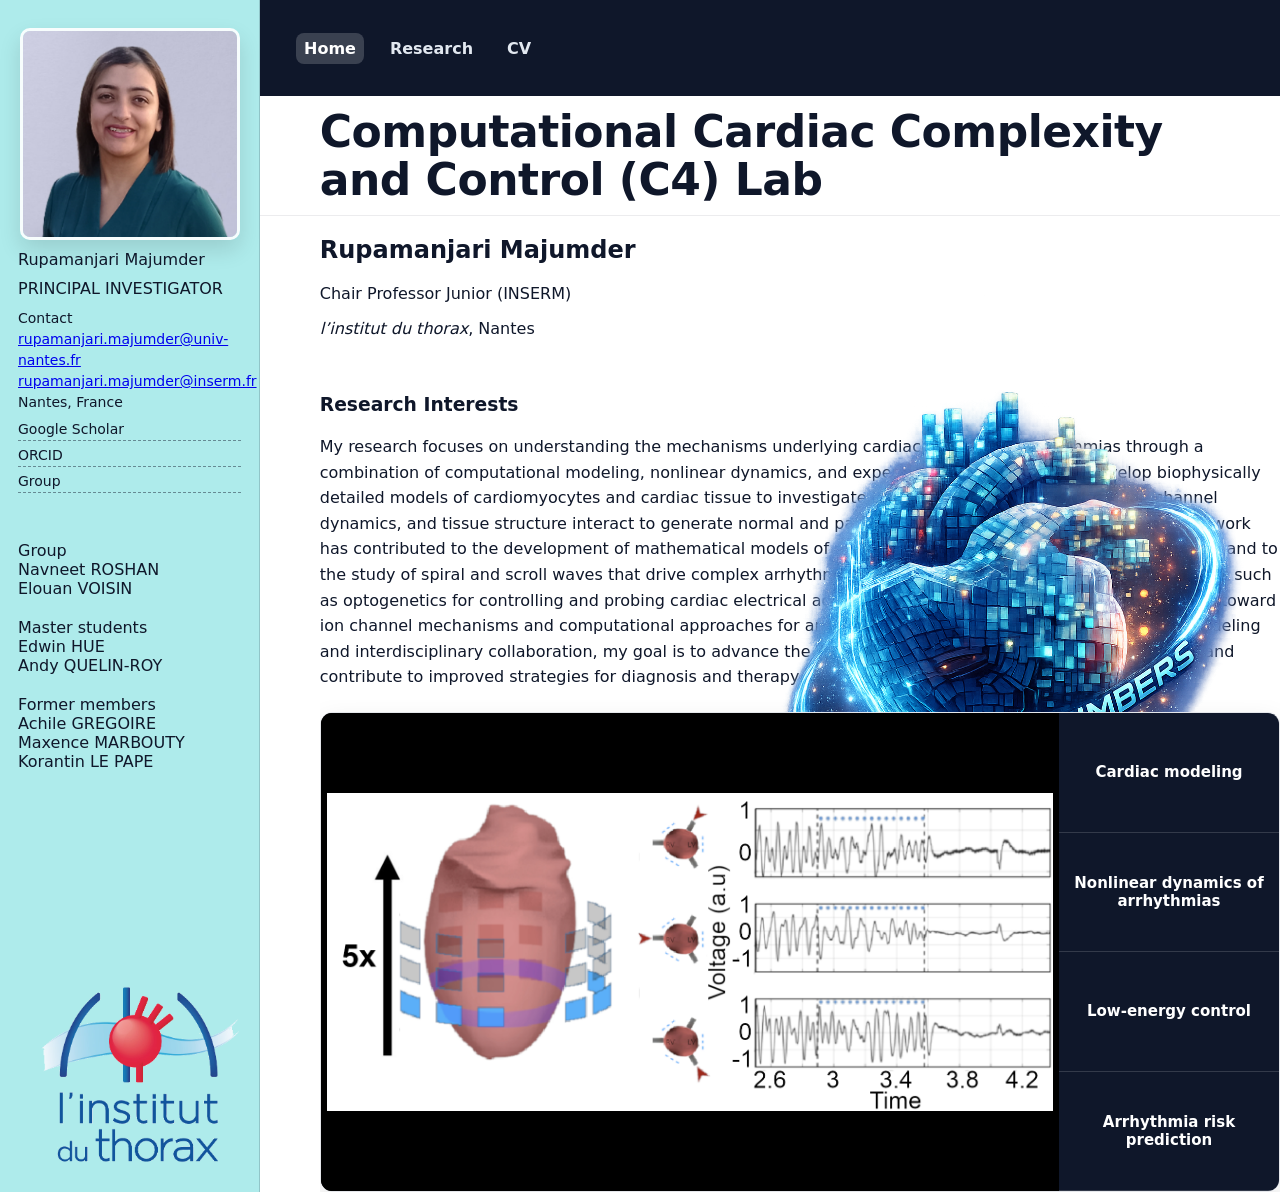
<file: index.html>
<!doctype html>
<html lang="en">
<head>
  <meta charset="utf-8" />
  <meta name="viewport" content="width=device-width, initial-scale=1" />
  <title>Rupamanjari Majumder | C4 Lab</title>
  <link rel="stylesheet" href="styles.css" />
</head>

<body class="two-col-body">

  <!-- LEFT COLORED STRIP -->
  <div class="left-strip">
    <div class="left-card">
      <img src="assets/profile.jpg" alt="Rupamanjari Majumder" class="left-photo">

      <div class="left-name">Rupamanjari Majumder</div>
      <div class="left-role">
        PRINCIPAL INVESTIGATOR
      </div>

      <div class="left-contact">
        <div class="left-label">Contact</div>
        <div class="left-item">
          <a href="mailto:rupamanjari.majumder@univ-nantes.fr">rupamanjari.majumder@univ-nantes.fr</a>
          <a href="mailto:rupamanjari.majumder@inserm.fr">rupamanjari.majumder@inserm.fr</a>
        </div>
        <div class="left-item">Nantes, France</div>

        <div class="left-links">
          <a href="https://scholar.google.com/citations?user=-Tcd97wAAAAJ&hl=en" target="_blank" rel="noopener">
            Google Scholar
          </a>
          <a href="https://orcid.org/0000-0002-3851-9225" target="_blank" rel="noopener">
            ORCID
          </a>
          <a href="group.html">Group</a>
        </div>
      </div>

      <!-- GROUP -->
      <div class="left-section">
        <div class="left-section-title">Group</div>
        <div class="left-hr"></div>
        <div class="left-list">
  	<a class="left-person" href="group.html#navneet">Navneet ROSHAN</a>
  	<a class="left-person" href="group.html#elouan">Elouan VOISIN</a>
	</div>
      </div>

      <div class="left-gap"></div>

      <!-- MASTER STUDENTS -->
      <div class="left-section">
        <div class="left-section-title">Master students</div>
        <div class="left-hr"></div>
        <div class="left-list">
          <div class="left-person">Edwin HUE</div>
          <div class="left-person">Andy QUELIN-ROY</div>
        </div>
      </div>

      <div class="left-gap"></div>

      <!-- FORMER MEMBERS -->
      <div class="left-section">
        <div class="left-section-title">Former members</div>
        <div class="left-hr"></div>
        <div class="left-list">
          <div class="left-person">Achile GREGOIRE</div>
          <div class="left-person">Maxence MARBOUTY</div>
          <div class="left-person">Korantin LE PAPE</div>
        </div>
      </div>

    </div>
      <div class="left-panel">

  <!-- existing content -->

  <img src="assets/itx_logo_transparent.png" class="itx-logo">

</div>
  </div>

 <!-- RIGHT MAIN CONTENT -->
<div class="right-panel">

 <!-- TOP DARK BLUE BAR (no title inside) -->
<div class="right-header">
  <div class="right-header-inner">

    <!-- navigation stays in the bar -->
    <div class="nav-links">
      <a class="active" href="index.html">Home</a>
      <a href="research.html">Research</a>
      <a href="assets/Rupamanjari_Majumder_CV.pdf" download>CV</a>
    </div>

  </div>
</div>

<!-- TITLE BELOW THE BAR -->
<div class="right-title-wrap">
  <h1 class="right-title">
    Computational Cardiac Complexity and Control (C4) Lab
  </h1>
</div>

  <main class="home-main">
  
      <!-- (Removed duplicate title since it's now in the top bar) -->
      <h2 class="name-title">Rupamanjari Majumder</h2>
      <p class="subtitle dark">
        Chair Professor Junior (INSERM)
      </p>
      <div class="inst-line"><em>l’institut du thorax</em>, Nantes</div>

      <div class="ri-gap"></div>

      <h3 class="ri-title">Research Interests</h3>

      <p class="ri-text">
        My research focuses on understanding the mechanisms underlying cardiac rhythm and arrhythmias through a combination of computational modeling, nonlinear dynamics, and experimental collaboration. I develop biophysically detailed models of cardiomyocytes and cardiac tissue to investigate how cellular electrophysiology, ion channel dynamics, and tissue structure interact to generate normal and pathological electrical activity in the heart. My work has contributed to the development of mathematical models of neonatal rat and adult pig atrial cardiomyocytes and to the study of spiral and scroll waves that drive complex arrhythmias. I am also interested in emerging approaches such as optogenetics for controlling and probing cardiac electrical activity. More recently, my research has expanded toward ion channel mechanisms and computational approaches for arrhythmia risk prediction. Through integrative modeling and interdisciplinary collaboration, my goal is to advance the mechanistic understanding of cardiac dynamics and contribute to improved strategies for diagnosis and therapy of cardiac rhythm disorders.
      </p>
<div class="research-row">
      <!-- Research slideshow box -->
<div class="research-box">
 <div class="slideshow">

  <img class="slide active" src="assets/research1.jpg">
  <img class="slide" src="assets/research2.jpg">
  <img class="slide" src="assets/research3.png">
  <img class="slide" src="assets/research4.png">
  <img class="slide" src="assets/research6.png">
</div>

  <div class="slide-panel">
    <a class="slide-link" href="research.html#cardiac-modeling">Cardiac modeling</a>
    <a class="slide-link" href="research.html#nonlinear-dynamics">Nonlinear dynamics of arrhythmias</a>
    <a class="slide-link" href="research.html#low-energy-control">Low-energy control</a>
    <a class="slide-link" href="research.html#metal">Arrhythmia risk prediction</a>
  </div>
</div>
</div>
<div class="hbn-logo-home">
    <img src="assets/HBN.png" alt="HBN logo">
  </div>

</div>

<script src="script.js"></script>
    </main>
  </div>
</body>
</html>
</file>
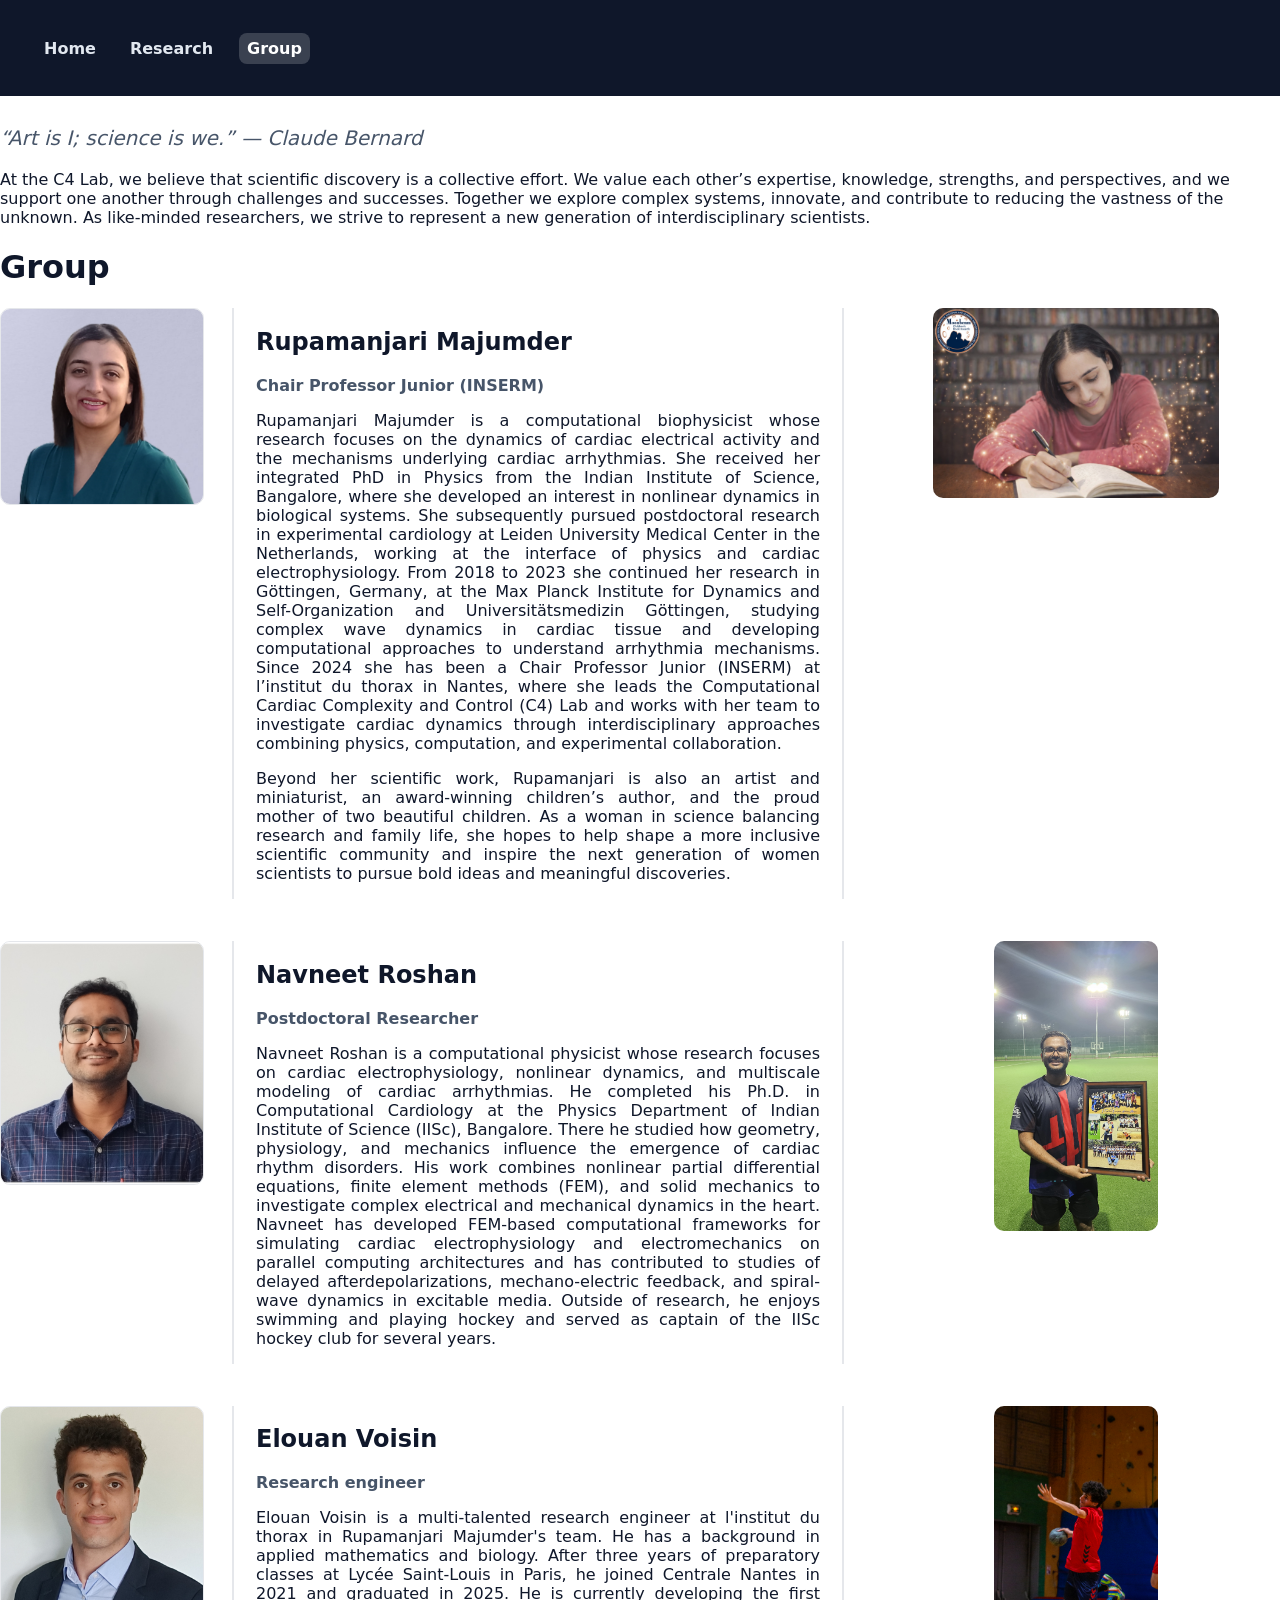
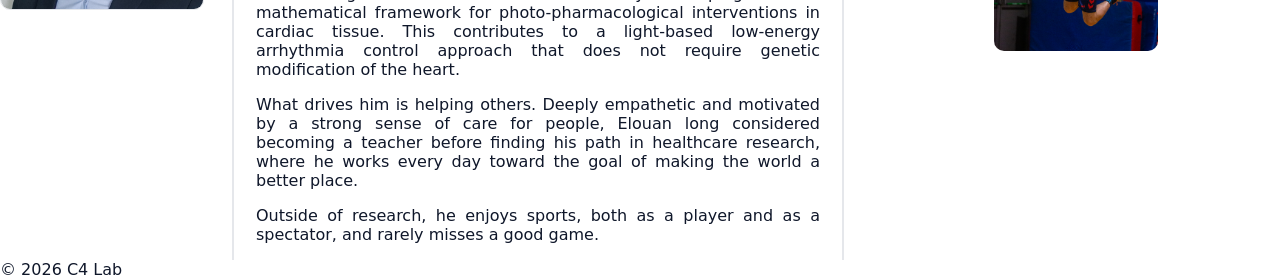
<file: group.html>
<!doctype html>
<html lang="en">
<head>
  <meta charset="utf-8" />
  <meta name="viewport" content="width=device-width, initial-scale=1" />
  <title>C4 Lab | Group</title>
  <link rel="stylesheet" href="styles.css" />
</head>
<body>

<!-- TOP DARK BLUE BAR -->
<div class="right-header">
  <div class="right-header-inner">

    <div class="nav-links">
      <a href="index.html">Home</a>
      <a href="research.html">Research</a>
      <a class="active" href="group.html">Group</a>
    </div>

  </div>
</div>
<p class="lab-quote">
  <em>“Art is I; science is we.” — Claude Bernard</em>
</p>
<p class="subtitle">At the C4 Lab, we believe that scientific discovery is a collective effort. We value each other’s expertise, knowledge, strengths, and perspectives, and we support one another through challenges and successes. Together we explore complex systems, innovate, and contribute to reducing the vastness of the unknown. As like-minded researchers, we strive to represent a new generation of interdisciplinary scientists.</p>
  <header class="header">
    <div class="container">
      <h1>Group</h1>
    </div>
  </header>

  <div class="members">

  <!-- Rupamanjari -->
  <div class="member">
    <div class="member-photo">
      <img src="assets/profile.jpg" alt="Rupamanjari Majumder">
    </div>

    <div class="member-info">
      <h2>Rupamanjari Majumder</h2>
      <p class="member-role">Chair Professor Junior (INSERM)</p>
      <p>
        Rupamanjari Majumder is a computational biophysicist whose research focuses on the dynamics of cardiac electrical activity and the mechanisms underlying cardiac arrhythmias. She received her integrated PhD in Physics from the Indian Institute of Science, Bangalore, where she developed an interest in nonlinear dynamics in biological systems. She subsequently pursued postdoctoral research in experimental cardiology at Leiden University Medical Center in the Netherlands, working at the interface of physics and cardiac electrophysiology. From 2018 to 2023 she continued her research in Göttingen, Germany, at the Max Planck Institute for Dynamics and Self-Organization and Universitätsmedizin Göttingen, studying complex wave dynamics in cardiac tissue and developing computational approaches to understand arrhythmia mechanisms. Since 2024 she has been a Chair Professor Junior (INSERM) at l’institut du thorax in Nantes, where she leads the Computational Cardiac Complexity and Control (C4) Lab and works with her team to investigate cardiac dynamics through interdisciplinary approaches combining physics, computation, and experimental collaboration.
        </p>
        <p>
Beyond her scientific work, Rupamanjari is also an artist and miniaturist, an award-winning children’s author, and the proud mother of two beautiful children. As a woman in science balancing research and family life, she hopes to help shape a more inclusive scientific community and inspire the next generation of women scientists to pursue bold ideas and meaningful discoveries.
      </p>
    </div>

    <div class="member-fun1">
      <img src="assets/me_writing.png" alt="Rupamanjari informal photo">
    </div>
  </div>

  <!-- Navneet -->
  <div id="navneet" class="member">
  <div class="member-photo">
    <img src="assets/navneet.png" alt="Navneet Roshan">
  </div>

  <div class="member-info">
    <h2>Navneet Roshan</h2>
    <p class="member-role">Postdoctoral Researcher</p>
    <p>
      Navneet Roshan is a computational physicist whose research focuses on cardiac electrophysiology, nonlinear dynamics, and multiscale modeling of cardiac arrhythmias. He completed his Ph.D. in Computational Cardiology at the Physics Department of Indian Institute of Science (IISc), Bangalore. There he studied how geometry, physiology, and mechanics influence the emergence of cardiac rhythm disorders. His work combines nonlinear partial differential equations, finite element methods (FEM), and solid mechanics to investigate complex electrical and mechanical dynamics in the heart. Navneet has developed FEM-based computational frameworks for simulating cardiac electrophysiology and electromechanics on parallel computing architectures and has contributed to studies of delayed afterdepolarizations, mechano-electric feedback, and spiral-wave dynamics in excitable media. Outside of research, he enjoys swimming and playing hockey and served as captain of the IISc hockey club for several years.
    </p>
  </div>

  <div class="member-fun">
    <img src="assets/navneet_informal.jpg">
  </div>
</div>

  <!-- Elouan -->
  <div id="elouan" class="member">
    <div class="member-photo">
      <img src="assets/elouan.jpg" alt="Elouan Voisin">
    </div>

    <div class="member-info">
      <h2>Elouan Voisin</h2>
      <p class="member-role">Research engineer</p>
      <p>
        Elouan Voisin is a multi-talented research engineer at l'institut du thorax in Rupamanjari Majumder's team. He has a background in applied mathematics 
        and biology. After three years of preparatory classes at Lycée Saint-Louis in Paris, he joined Centrale Nantes in 2021 and graduated in 
        2025. He is currently developing the first mathematical framework for photo-pharmacological interventions in cardiac tissue. This contributes to 
        a light-based low-energy arrhythmia control approach that does not require genetic modification of the heart.
      </p>
      <p>
	What drives him is helping others. Deeply empathetic and motivated by a strong sense of care for people, Elouan long considered becoming a teacher 
	before finding his path in healthcare research, where he works every day toward the goal of making the world a better place.
      </p>
      <p>
	Outside of research, he enjoys sports, both as a player and as a spectator, and rarely misses a good game.
      </p>
    </div>

    <div class="member-fun">
      <img src="assets/elouan_informal.png" alt="Elouan informal photo">
    </div>
  </div>

</div>

  <footer class="footer">
    <div class="container">© <span id="year"></span> C4 Lab</div>
  </footer>

  <script>
    document.getElementById("year").textContent = new Date().getFullYear();
  </script>
</body>
</html>
</file>
<file: styles.css>
/* =========================================================
   ROOT + RESET
========================================================= */

:root{
  --accent:#0f172a;
  --muted:#475569;
  --line:#e5e7eb;
  --bg:#ffffff;
}

*{ box-sizing:border-box; }

html,body{
  margin:0;
  padding:0;
  font-family: ui-sans-serif, system-ui, -apple-system,
               Segoe UI, Roboto, Helvetica, Arial;
  color:var(--accent);
  background:var(--bg);
}

/* =========================================================
   LEFT PANEL CONTENT
========================================================= */

.container{
    display:block;
}
.left-card{
  display:flex;
  flex-direction:column;
  gap:10px;
  width:100%;
  height:100%;          /* ⭐ important */
}

.left-photo{
  width:100%;
  max-width:220px;
  height:auto;
  border-radius:10px;
  object-fit:cover;
  border:3px solid rgba(255,255,255,.9);
  box-shadow:0 10px 22px rgba(0,0,0,.12);
  display:block;
  margin:0 auto;
}

.left-contact{
  font-size:14px;
  color:#0f172a;
  line-height:1.5;
}

.left-person{
  display:block;
  text-decoration:none;
  color:#0f172a;
}

/* ⭐⭐⭐ THIS WAS THE MISSING PIECE ⭐⭐⭐ */
.left-links{
  display:flex;
  flex-direction:column;
  gap:4px;
  margin-top:6px;
}

.left-links a{
  display:inline-block;
  color:#0f172a;
  text-decoration:none;
  border-bottom:1px dashed rgba(15,23,42,.45);
}

.left-links a:hover{
  border-bottom-style:solid;
}

/* =========================================================
   (rest of your CSS unchanged)
========================================================= */

.two-col-body{
  display:flex;
  min-height:calc(100vh - 64px);
  overflow-x:hidden;
}

.left-strip{
  width:260px;
  min-width:260px;
  background:#AEEBEB;
  border-right:1px solid rgba(15,23,42,0.18);
  padding:28px 18px;
  display:flex;
  flex-direction:column;
}

.right-panel{
  flex:1;
  background:#ffffff;
}
.left-logo{
  margin-top:auto;      /* ⭐ pushes logo to bottom */
  padding-top:20px;
  text-align:center;
}

.left-logo img{
  width:100%;
  max-width:280px;      /* adjust if you want */
  height:auto;
  opacity:1;
}
/* =========================================
   Fixed gap between links and first section
   (≈ 1 cm = 38px on screens)
========================================= */

.left-contact + .left-section{
  margin-top:38px;   /* ≈ 1 cm */
}
/* =========================================
   Right-only navigation layout
========================================= */

.nav-right-only{
  justify-content:flex-end;
}
/* =========================================
   RIGHT PANEL HEADER (improved)
========================================= */

.right-header{
  width:100%;
  height:1in;
  background:#0f172a;
  display:flex;
  align-items:center;
}

/* inner layout gives the “wider” feel */
.right-header-inner{
  width:100%;
  display:flex;
  align-items:center;
  justify-content:space-between;
  padding:0 36px;   /* ⭐ increased from before → feels wider */
}
/* =========================================
   Title inside dark blue header
========================================= */

.right-header-title{
  color:#ffffff;        /* ⭐ makes it visible */
  font-weight:800;
  font-size:22px;
  letter-spacing:.2px;
  line-height:1.2;
  text-align:right;
}
/* =========================================
   Title BELOW the blue rectangle
========================================= */

.right-title-wrap{
  padding:12px 26px;
  border-bottom:1px solid rgba(15,23,42,0.08);
}

.right-title{
  margin:0;
  font-size:44px;       /* ⭐ bigger */
  font-weight:900;
  line-height:1.08;
  letter-spacing:-0.5px;
  color:#0f172a;
  text-align:left;      /* flush left */
}
/* =========================================
   Right-side navigation placement
========================================= */

.right-nav{
  border-bottom:1px solid var(--line);
  background:#ffffff;
}

.nav-right-only{
  justify-content:flex-end;
}
/* nav links when inside blue header */

.right-header .nav-links{
  display:flex;
  gap:18px;
  align-items:center;
}

.right-header .nav-links a{
  color:#e2e8f0;
  text-decoration:none;
  font-weight:600;
  padding:6px 8px;
  border-radius:8px;
}

.right-header .nav-links a:hover{
  background:rgba(255,255,255,0.12);
  color:#ffffff;
}
/* =========================================
   Right panel — force left alignment
========================================= */

.right-panel{
  text-align:left;
}

/* ensure main content is left-aligned */
.home-main{
  text-align:left;
}

/* titles and paragraphs explicitly left */
.home-main h1,
.home-main h2,
.home-main h3,
.home-main p{
  text-align:left;
}

.right-header .nav-links a.active{
  background:rgba(255,255,255,0.18);
  color:#ffffff;
}
/* =========================================
   Shift ONLY right-panel content (not header)
========================================= */

.home-main,
.right-title-wrap,
.right-nav{
  padding-left: calc(22px + 1cm);
}
/* =========================================
   Exact 1 cm gap before Research Interests
========================================= */

.inst-line + .ri-gap{
  height:1cm;
}
/* =========================================
   Research slideshow box
========================================= */

.research-box{
  margin-top:12px;
  width:100%;
  max-width:1100px;
  min-width:0;
  height:480px;
  display:flex;
  flex:1 1 700px;
  border-radius:12px;
  overflow:hidden;
  border:1px solid #e5e7eb;
  box-shadow:0 10px 28px rgba(0,0,0,.10);
}
.research-box{
  position:relative;
  z-index:2;
  flex:1 1 auto;
  min-width:0;
}
.ri-text{
  margin-bottom:10px;
  text-align:justify;
  line-height:1.6;
}
/* slideshow area */

.slideshow{
  flex:1;
  background:#000;
}

.slide{
  position:absolute;
  width:100%;
  height:100%;
  object-fit:cover;
  opacity:0;
  transition:opacity .6s ease;
}

.slide.active{
  opacity:1;
}

/* vertical button panel */

.slide-panel{
  width:160px;
  background:#0f172a;
  display:flex;
  flex-direction:column;
}

.slide-panel button{
  flex:1;
  border:none;
  background:transparent;
  color:white;
  font-size:15px;
  font-weight:600;
  cursor:pointer;
  border-bottom:1px solid rgba(255,255,255,.15);
}

.slide-panel button:hover{
  background:rgba(255,255,255,.12);
}
/* =========================================
   Lab members layout
========================================= */

.members{
  display:flex;
  flex-direction:column;
  gap:42px;
}

.member{
  display:grid;
  grid-template-columns: 1fr 3fr 2fr;
  gap:28px;
  align-items:start;
}

.member-photo img{
  width:100%;
  height:auto;          /* keeps natural proportions */
  object-fit:contain;   /* ensures full image is visible */
  border-radius:10px;
  border:1px solid #e5e7eb;
  display:block;
}

.member-info p{
  text-align:justify;
}

.member-role{
  font-weight:600;
  color:#475569;
  margin-bottom:12px;
}
.lab-quote{
  margin-top:30px;
  font-size:20px;
  color:#475569;
}
.member-info{
  border-left:2px solid #e5e7eb;
  border-right:2px solid #e5e7eb;
  padding:0 22px;
}

.research-row{
  position:relative;
  display:flex;
  align-items:flex-start;
  gap:30px;
  flex-wrap:nowrap;
  overflow:hidden;
}

.hbn-logo-home{
  position:absolute;
  right:20px;
  bottom:-120px;
  z-index:1;
  pointer-events:none;
}
.hbn-logo-home img{
  display:block;
  width:520px;
  height:auto;
}
/* =========================================
   Research page two-column layout
========================================= */

.research-main{
  padding: 24px calc(22px + 1cm) 40px;
  display:flex;
  flex-direction:column;
  gap:20px;
}

.research-block{
  display:grid;
  grid-template-columns: 1.15fr 0.85fr;
  gap:32px;
  align-items:start;
  padding:12px 0;
  border-top:1px solid #e5e7eb;
}

.research-block:first-child{
  border-top:none;
  padding-top:8px;
}

.research-text h2{
  margin-top:0;
  margin-bottom:14px;
  font-size:28px;
  line-height:1.15;
}

.research-text p{
  margin:0 0 14px 0;
  line-height:1.65;
  text-align:justify;
}

.research-figure img{
  width:80%;
  height:auto;
  display:block;
  border-radius:12px;
  border:1px solid #e5e7eb;
  box-shadow:0 8px 22px rgba(0,0,0,.08);
}
.small-figure{
  width:60%;
  display:block;
  margin:auto;
}

.small-figure img{
  width:60%;
  height:auto;
}
.dual-figure{
  display:flex;
  gap:16px;
  justify-content:center;
  align-items:flex-start;
}

.dual-figure img{
  width:50%;
  height:auto;
  object-fit:contain;
  border-radius:12px;
  border:1px solid #e5e7eb;
  box-shadow:0 8px 22px rgba(0,0,0,.08);
}
.transparent-figure{
  width:100%;
  height:auto;
  background:transparent;
  border:none;
  box-shadow:none;
}
.transparent-figure img{
  width:80%;
  height:auto;
  object-fit:contain;
  background:transparent;
  border:none;
  box-shadow:none;
  display:block;
  margin:auto;
}
.nd-publications{
  margin-top:1cm;
  margin-bottom:4px;
}
/* responsive fallback */
@media (max-width: 1000px){
  .research-block{
    grid-template-columns: 1fr;
  }
}
.slide-link{
  flex:1;
  display:flex;
  align-items:center;
  justify-content:center;
  padding:14px;
  border-bottom:1px solid rgba(255,255,255,.15);
  text-decoration:none;
  color:white;
  font-size:15px;
  font-weight:600;
  text-align:center;
  background:transparent;
}

.slide-link:hover{
  background:rgba(255,255,255,.12);
}
.research-box{
  display:flex;
  width:100%;
  max-width:1100px;
  height:480px;
  border-radius:12px;
  overflow:hidden;
  border:1px solid #e5e7eb;
  box-shadow:0 10px 28px rgba(0,0,0,.10);
}

.slideshow{
  flex:1;
  position:relative;
  overflow:hidden;
  background:black;
  border:6px solid black;
}
.slide{
  position:absolute;
  inset:0;
  width:100%;
  height:100%;
  object-fit:contain;
}

.slide.active{
  opacity:1;
}

.slide-panel{
  width:220px;
  flex:0 0 220px;
  display:flex;
  flex-direction:column;
  background:#0f172a;
}

.slide-link{
  flex:1;
  display:flex;
  align-items:center;
  justify-content:center;
  padding:14px;
  color:#fff;
  text-decoration:none;
  font-weight:600;
  text-align:center;
  border-bottom:1px solid rgba(255,255,255,.15);
}

.slide-link:hover{
  background:rgba(255,255,255,.12);
}
.itx-logo{
  position:absolute;
  bottom:20px;
  left:20px;
  width:240px;
  z-index:10;
}
.left-strip{
  position:relative;
  width:260px;
  min-width:260px;
  min-height:100vh;
  background:#AEEBEB;
  border-right:1px solid rgba(15,23,42,0.18);
  padding:28px 18px;
  display:flex;
  flex-direction:column;
}
.member-fun img{
  width:40%;
  height:auto;
  display:block;
  margin:auto;
  border-radius:10px;
}
.member-fun1 img{
  width:70%;
  height:auto;
  display:block;
  margin:auto;
  border-radius:10px;
}
</file>
